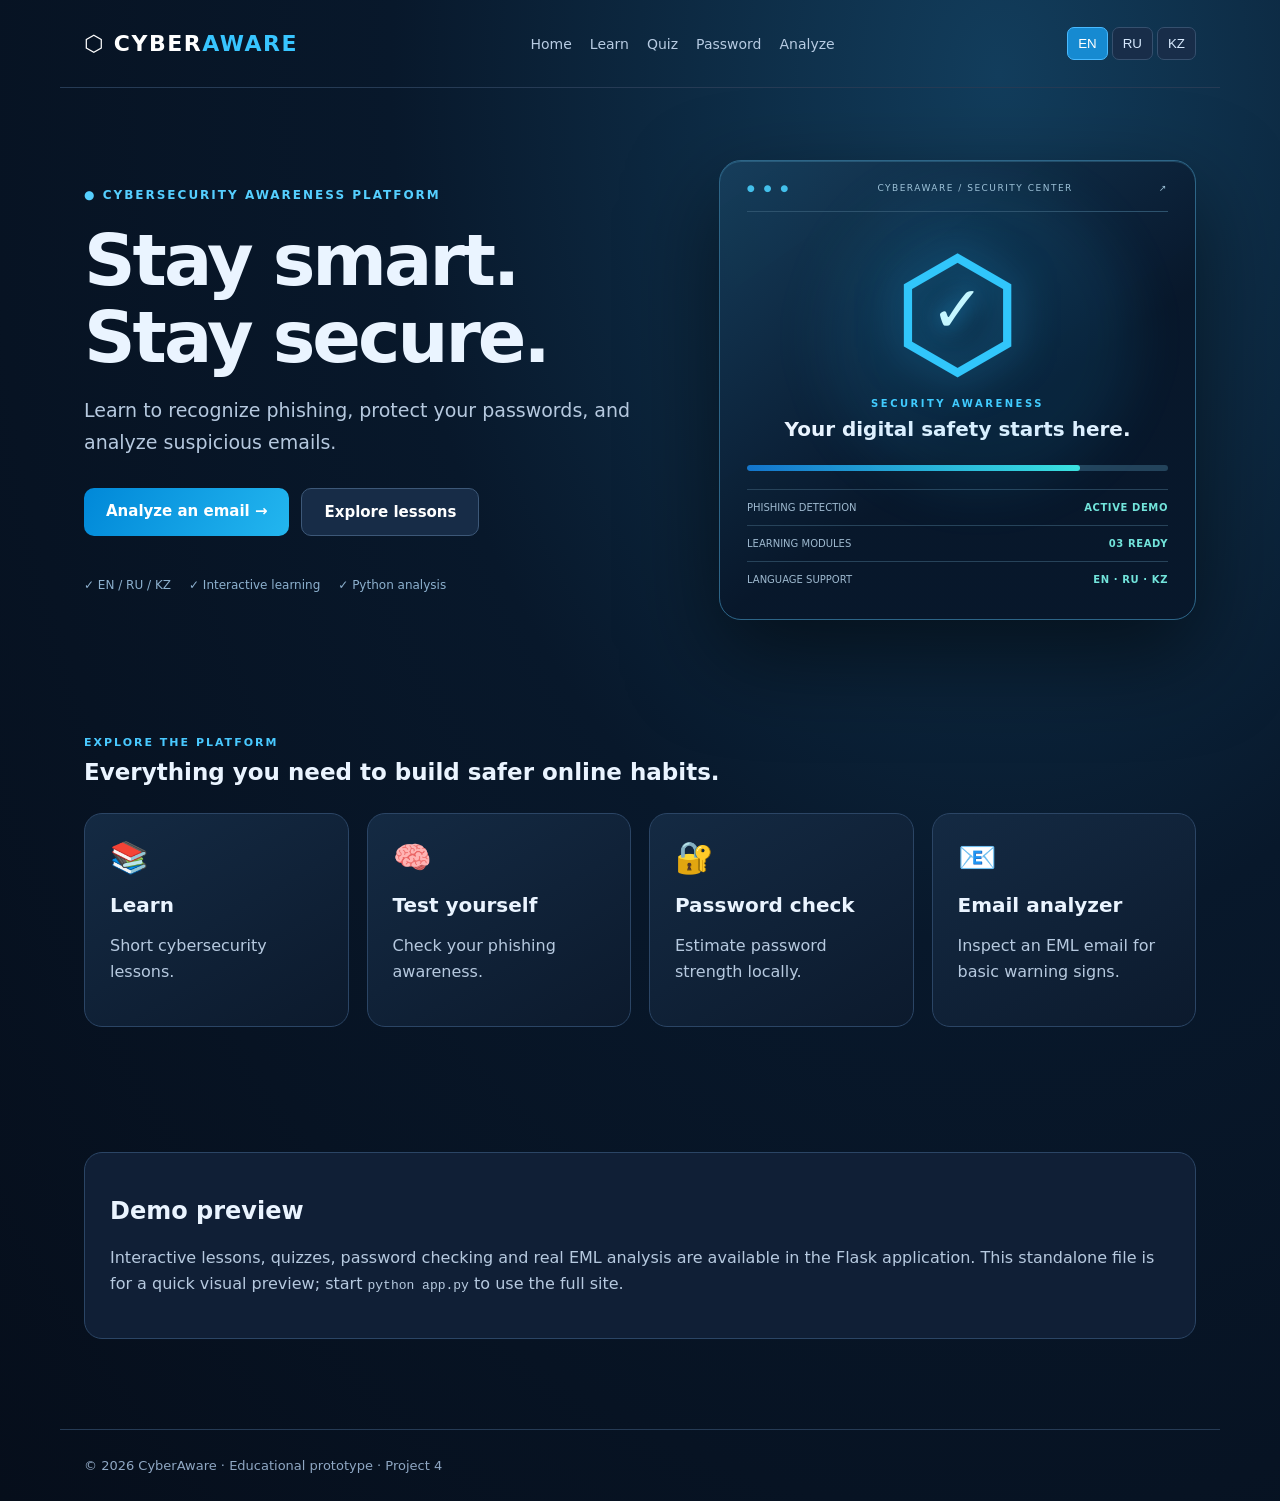
<file: Demo.html>
<!doctype html>
<html lang="en">
<head>
  <meta charset="utf-8"><meta name="viewport" content="width=device-width, initial-scale=1">
  <title>CyberAware | Cybersecurity Education</title>
  <link rel="stylesheet" href="static/style.css">
</head>
<body data-page="home">
<header class="nav wrap"><a class="brand" href="DEMO_OPEN_ME.html">⬡ CYBER<span>AWARE</span></a><nav><a href="DEMO_OPEN_ME.html" data-i18n="navHome">Home</a><a href="DEMO_OPEN_ME.html#learn" data-i18n="navLearn">Learn</a><a href="DEMO_OPEN_ME.html#quiz" data-i18n="navQuiz">Quiz</a><a href="DEMO_OPEN_ME.html#password" data-i18n="navPassword">Password</a><a href="DEMO_OPEN_ME.html#analyzer" data-i18n="navAnalyze">Analyze</a></nav><div class="langs"><button type="button" data-lang="en">EN</button><button type="button" data-lang="ru">RU</button><button type="button" data-lang="kk">KZ</button></div></header>
<main class="wrap">

<section class="hero-layout"><div class="hero"><div class="eyebrow">● CYBERSECURITY AWARENESS PLATFORM</div><h1 data-i18n="heroTitle">Stay smart. Stay secure.</h1><p data-i18n="heroDesc">Learn to recognize phishing, protect your passwords, and analyze suspicious emails.</p><div class="actions"><a class="btn" href="DEMO_OPEN_ME.html#analyzer" data-i18n="startAnalyze">Analyze an email →</a><a class="btn secondary" href="DEMO_OPEN_ME.html#learn" data-i18n="startLearn">Explore lessons</a></div><div class="hero-meta"><span>✓ EN / RU / KZ</span><span>✓ Interactive learning</span><span>✓ Python analysis</span></div></div><div class="hero-visual"><div class="terminal-top"><span class="dots">● ● ●</span><span>CYBERAWARE / SECURITY CENTER</span><span>↗</span></div><div class="shield-symbol">⬡<span>✓</span></div><div class="terminal-label">SECURITY AWARENESS</div><div class="terminal-title">Your digital safety starts here.</div><div class="terminal-meter"><span></span></div><div class="terminal-row"><span>PHISHING DETECTION</span><strong>ACTIVE DEMO</strong></div><div class="terminal-row"><span>LEARNING MODULES</span><strong>03 READY</strong></div><div class="terminal-row"><span>LANGUAGE SUPPORT</span><strong>EN · RU · KZ</strong></div></div></section>
<section class="section-kicker"><span>EXPLORE THE PLATFORM</span><strong>Everything you need to build safer online habits.</strong></section>
<section class="cards"><a class="card" href="DEMO_OPEN_ME.html#learn"><span class="emoji">📚</span><h2 data-i18n="learnTitle">Learn</h2><p data-i18n="learnDesc">Short cybersecurity lessons.</p></a><a class="card" href="DEMO_OPEN_ME.html#quiz"><span class="emoji">🧠</span><h2 data-i18n="quizTitle">Test yourself</h2><p data-i18n="quizDesc">Check your phishing awareness.</p></a><a class="card" href="DEMO_OPEN_ME.html#password"><span class="emoji">🔐</span><h2 data-i18n="passTitle">Password check</h2><p data-i18n="passDesc">Estimate password strength locally.</p></a><a class="card" href="DEMO_OPEN_ME.html#analyzer"><span class="emoji">📧</span><h2 data-i18n="analyzerTitle">Email analyzer</h2><p data-i18n="analyzerDesc">Inspect an EML email for basic warning signs.</p></a></section>
<section class="panel" style="max-width:none"><h2>Demo preview</h2><p>Interactive lessons, quizzes, password checking and real EML analysis are available in the Flask application. This standalone file is for a quick visual preview; start <code>python app.py</code> to use the full site.</p></section></main><footer class="wrap">© 2026 CyberAware · Educational prototype · Project 4</footer>
<script src="static/script.js"></script>
</body></html>
</file>
<file: static/style.css>
:root{font-family:Inter,ui-sans-serif,system-ui,-apple-system,Segoe UI,sans-serif;color:#eaf4ff;background:#071225}*{box-sizing:border-box}body{margin:0;background:radial-gradient(ellipse at 75% 10%,#13385d 0%,#071225 52%);min-height:100vh}.wrap{max-width:1160px;margin:auto;padding-left:24px;padding-right:24px}.nav{display:flex;align-items:center;gap:25px;justify-content:space-between;padding-top:22px;padding-bottom:22px;border-bottom:1px solid #263b55;flex-wrap:wrap}.brand{font-weight:900;letter-spacing:1px;color:white;text-decoration:none;font-size:22px}.brand span{color:#38c5ff}nav{display:flex;flex-wrap:wrap;gap:18px}nav a{color:#b7cbe2;text-decoration:none;font-size:14px}nav a:hover{color:#5fd7ff}.langs{display:flex;gap:4px}.langs button{background:#182d49;border:1px solid #36506e;color:#d9ebff;padding:8px 10px;border-radius:7px;cursor:pointer}.langs button.active{background:#168ad1;border-color:#49baff;color:white}.hero{padding:110px 0 90px;max-width:800px}.eyebrow{font-size:12px;letter-spacing:2px;color:#55cfff;font-weight:800}.hero h1{font-size:clamp(42px,7vw,76px);line-height:1.07;letter-spacing:-2px;margin:20px 0}.hero p,.section-head p{font-size:19px;color:#b6c9df;line-height:1.65}.actions{display:flex;gap:12px;margin-top:30px;flex-wrap:wrap}.btn{background:linear-gradient(120deg,#0088d8,#23b6ef);border:0;color:white;padding:14px 22px;border-radius:10px;text-decoration:none;font-size:15px;font-weight:750;cursor:pointer;display:inline-block}.btn.secondary{background:#172c47;border:1px solid #3d5878}.cards{display:grid;grid-template-columns:repeat(4,1fr);gap:18px;padding-bottom:65px}.cards.three{grid-template-columns:repeat(3,1fr)}.card,.panel{background:#101f36;border:1px solid #2b4565;border-radius:18px;padding:25px}.card{color:inherit;text-decoration:none;transition:transform .2s,border-color .2s}.card:hover{transform:translateY(-4px);border-color:#2daef5}.emoji{font-size:31px}.card h2{font-size:20px}.card p,.panel p{color:#b6c9df;line-height:1.6}.section-head{padding:65px 0 28px}.section-head h1{font-size:46px;margin:15px 0 5px}.panel{max-width:820px;margin-bottom:90px}input[type=password],input[type=file]{display:block;width:100%;padding:15px;background:#09182b;border:1px solid #3a5877;border-radius:10px;color:white;margin:12px 0 22px}label{font-weight:650}.meter{height:12px;background:#2b3e54;border-radius:10px;overflow:hidden}.meter>div{height:100%;width:0;background:#21b8e6;transition:width .2s}.question{padding:18px 0;border-bottom:1px solid #2d4058}.question h3{font-size:17px}.option{display:block;margin:10px 0;padding:12px;border:1px solid #35516f;border-radius:9px;cursor:pointer}.option:has(input:checked){border-color:#38c5ff;background:#183a58}.option input{margin-right:9px}.score{font-size:52px;font-weight:850;color:#57d4ff}.score small{font-size:18px;color:#b7cbe2}.result{margin-top:28px;padding-top:20px;border-top:1px solid #36516e}.error{color:#ff9d9d!important}.break{overflow-wrap:anywhere}footer{padding-top:28px;padding-bottom:28px;border-top:1px solid #263b55;color:#8fa7c3;font-size:13px}@media(max-width:850px){.cards,.cards.three{grid-template-columns:repeat(2,1fr)}.hero{padding:65px 0}}@media(max-width:540px){.cards,.cards.three{grid-template-columns:1fr}.nav{gap:14px}nav{order:3;width:100%}.section-head h1{font-size:34px}}

/* CyberAware visual identity */
:root{font-family:Inter,ui-sans-serif,system-ui,-apple-system,Segoe UI,sans-serif}body{background:radial-gradient(ellipse at 78% 5%,#123d5c 0%,#08182b 43%,#060e1b 100%)}.nav{min-height:88px}.brand{letter-spacing:1.5px}.hero-layout{display:grid;grid-template-columns:1.1fr .9fr;gap:52px;align-items:center;padding:72px 0 76px}.hero{padding:0;max-width:none}.hero h1{font-size:clamp(44px,5.6vw,76px);letter-spacing:-3px;max-width:680px}.hero p{max-width:600px}.hero-meta{display:flex;gap:18px;flex-wrap:wrap;margin-top:42px;font-size:12px;color:#8db1cf}.hero-meta span{white-space:nowrap}.hero-visual{min-height:435px;border:1px solid #2d6587;border-radius:22px;background:linear-gradient(145deg,rgba(22,62,92,.96),rgba(8,23,43,.98) 58%);box-shadow:0 35px 90px #0008, inset 0 1px #76d8ff33;padding:22px 27px;position:relative;overflow:hidden}.hero-visual:before{content:"";position:absolute;width:310px;height:310px;border-radius:50%;background:#1dbdff16;filter:blur(25px);top:20px;left:22%}.terminal-top{display:flex;justify-content:space-between;align-items:center;color:#9dc2d8;font-size:9px;letter-spacing:1.5px;padding-bottom:18px;border-bottom:1px solid #2d526d;position:relative}.dots{color:#43bfea;letter-spacing:3px}.shield-symbol{position:relative;margin:16px auto 0;text-align:center;color:#31c6fb;font-size:148px;line-height:1.15;text-shadow:0 0 42px #2abaff99}.shield-symbol span{position:absolute;left:0;right:0;top:45px;color:#c4f6ff;font-size:65px;text-shadow:0 0 24px #2abaff}.terminal-label{color:#46ceff;font-size:10px;letter-spacing:2.5px;text-align:center;font-weight:800}.terminal-title{text-align:center;font-size:20px;font-weight:750;margin:8px 0 24px}.terminal-meter{height:6px;background:#23435b;border-radius:20px;margin-bottom:18px;overflow:hidden}.terminal-meter span{display:block;height:100%;width:79%;background:linear-gradient(90deg,#1375cc,#3ce4df);border-radius:20px}.terminal-row{display:flex;justify-content:space-between;gap:10px;font-size:10px;color:#9eb9cf;border-top:1px solid #27435a;padding:12px 0}.terminal-row strong{color:#72e4db;font-size:10px;letter-spacing:.6px}.section-kicker{display:flex;flex-direction:column;gap:10px;margin:0 0 22px}.section-kicker span{color:#49c9ff;letter-spacing:2px;font-size:11px;font-weight:800}.section-kicker strong{font-size:23px}.cards .card{background:linear-gradient(150deg,#142a43,#0c1a2d);min-height:205px}.card:hover{box-shadow:0 14px 32px #0005}.btn:hover{filter:brightness(1.12)}@media(max-width:850px){.hero-layout{grid-template-columns:1fr;padding:48px 0;gap:35px}.hero-visual{max-width:570px;width:100%}}@media(max-width:540px){.hero-visual{min-height:380px}.hero-meta{gap:12px}.section-kicker strong{font-size:20px}}
/* CyberAware — About and statistics sections */
.about-cyberaware,.cyber-stats{margin:70px 0 0;padding:36px;border:1px solid #294d6e;border-radius:24px;background:linear-gradient(135deg,#10253f,#0b1b30)}
.about-cyberaware h2,.cyber-stats h2{margin:14px 0 20px;color:#eaf3ff;font-size:clamp(28px,3.3vw,42px);line-height:1.15}
.about-cyberaware>p{max-width:850px;color:#b9cbe0;font-size:17px;line-height:1.75}
.about-features,.stats-grid{display:grid;grid-template-columns:repeat(3,minmax(0,1fr));gap:16px;margin-top:26px}
.about-features>div,.stat-card{padding:24px;border:1px solid #315475;border-radius:18px;background:#132c49}
.about-features>div>span{display:block;margin-bottom:14px;font-size:28px}
.about-features strong{display:block;color:#eaf3ff;font-size:18px}
.about-features p,.stat-card p{color:#b9cbe0;line-height:1.6}
.stat-card>strong{display:block;color:#4dcaff;font-size:clamp(28px,3vw,43px);letter-spacing:-1px}
.stat-card a{color:#68d7ff;text-decoration:none;font-size:13px}
.stat-card a:hover{text-decoration:underline}
.stats-note{margin:20px 0 0;color:#91abc5;font-size:13px;line-height:1.6}
@media(max-width:720px){.about-cyberaware,.cyber-stats{margin-top:42px;padding:22px}.about-features,.stats-grid{grid-template-columns:1fr}}
/* Homepage section spacing */

.cyber-stats {
  margin-bottom: 85px;
}

.section-kicker {
  margin-top: 40px;
  margin-bottom: 28px;
}

.cards {
  margin-bottom: 60px;
}

@media (max-width: 768px) {
  .cyber-stats {
    margin-bottom: 55px;
  }

  .section-kicker {
    margin-top: 30px;
    margin-bottom: 24px;
  }
}

/* ABOUT US - TEAM SECTION */

.team-section {
  margin: 70px 0;
  padding: 45px;
  background: #102139;
  border: 1px solid #294764;
  border-radius: 24px;
  text-align: center;
}

.team-section h2 {
  font-size: clamp(30px, 4vw, 42px);
  color: #e8f2ff;
  margin: 12px 0;
}

.team-section > p {
  color: #a9bdd4;
  margin-bottom: 35px;
}

.team-grid {
  display: grid;
  grid-template-columns: repeat(2, minmax(0, 1fr));
  gap: 25px;
}

.team-card {
  background: #0a192d;
  border: 1px solid #294764;
  border-radius: 20px;
  padding: 35px 25px;
  transition: transform 0.3s, border-color 0.3s;
}

.team-card:hover {
  transform: translateY(-5px);
  border-color: #24b9f2;
}

.team-photo {
  width: 170px;
  height: 170px;
  object-fit: cover;
  object-position: center;
  border-radius: 50%;
  border: 4px solid #24b9f2;
  display: block;
  margin: 0 auto 22px;
}

.team-card h3 {
  font-size: 26px;
  color: #ffffff;
  margin-bottom: 10px;
}

.team-role {
  color: #4dcaff;
  font-weight: 700;
  margin-bottom: 18px;
}

.team-card p:not(.team-role) {
  color: #b9cbe0;
  line-height: 1.7;
}

@media (max-width: 768px) {
  .team-section {
    padding: 25px 18px;
    margin: 40px 0;
  }

  .team-grid {
    grid-template-columns: 1fr;
  }

  .team-photo {
    width: 145px;
    height: 145px;
  }
}
/* LIVE CYBER THREATS */

.threats-section {
    margin: 60px 0;
}

.threats-section h2 {
    margin-bottom: 15px;
}

#threats-container {
    display: grid;
    grid-template-columns: repeat(2, minmax(0, 1fr));
    gap: 24px;
    margin-top: 30px;
}

.threat-card {
    background: rgba(12, 35, 58, 0.85);
    border: 1px solid rgba(76, 202, 255, 0.25);
    border-radius: 18px;
    padding: 28px;
    transition: transform 0.3s ease, border-color 0.3s ease;
    overflow-wrap: anywhere;
}

.threat-card:hover {
    transform: translateY(-5px);
    border-color: #4dcaff;
}

.threat-card h3 {
    color: #4dcaff;
    font-size: 22px;
    margin-bottom: 20px;
}

.threat-card p {
    color: #b9cce0;
    font-size: 15px;
    line-height: 1.7;
    margin-bottom: 12px;
}

.threat-card strong {
    color: #ffffff;
}

@media (max-width: 768px) {
    #threats-container {
        grid-template-columns: 1fr;
    }

    .threat-card {
        padding: 20px;
    }
}
</file>
